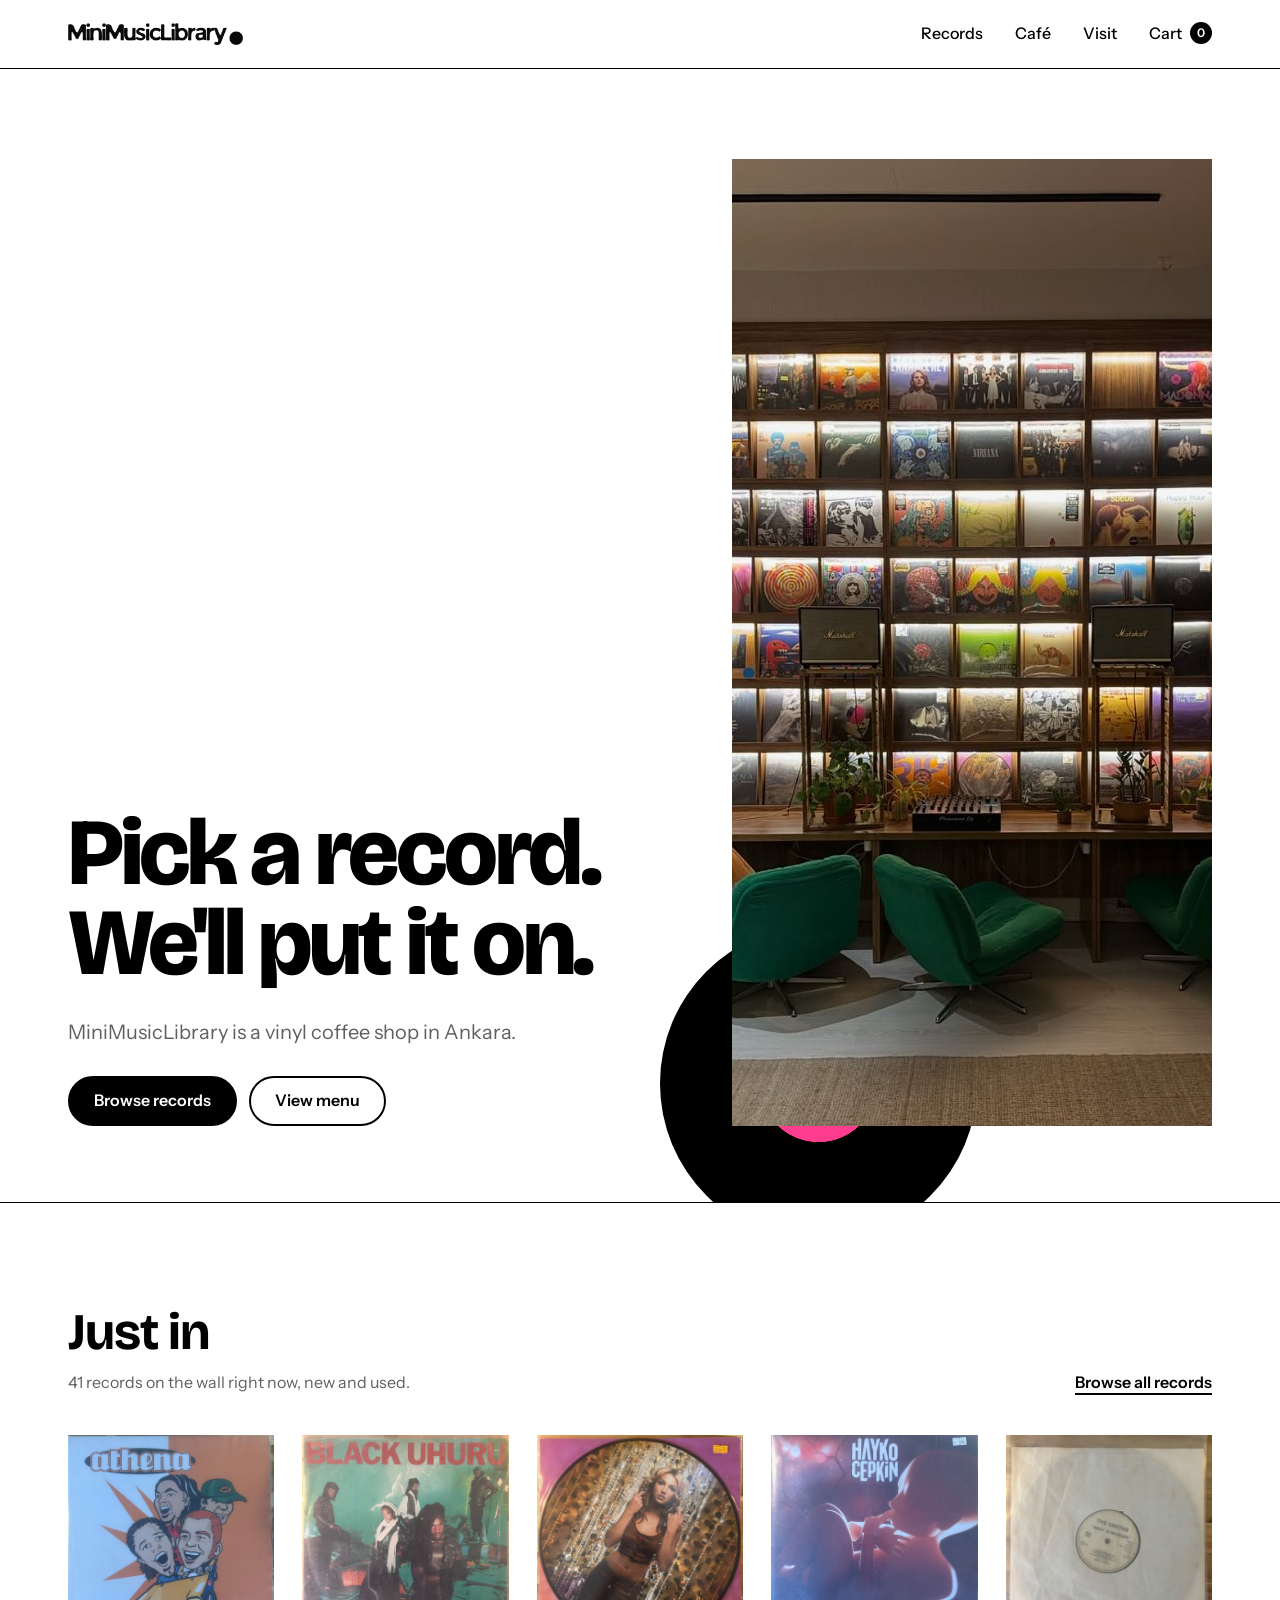
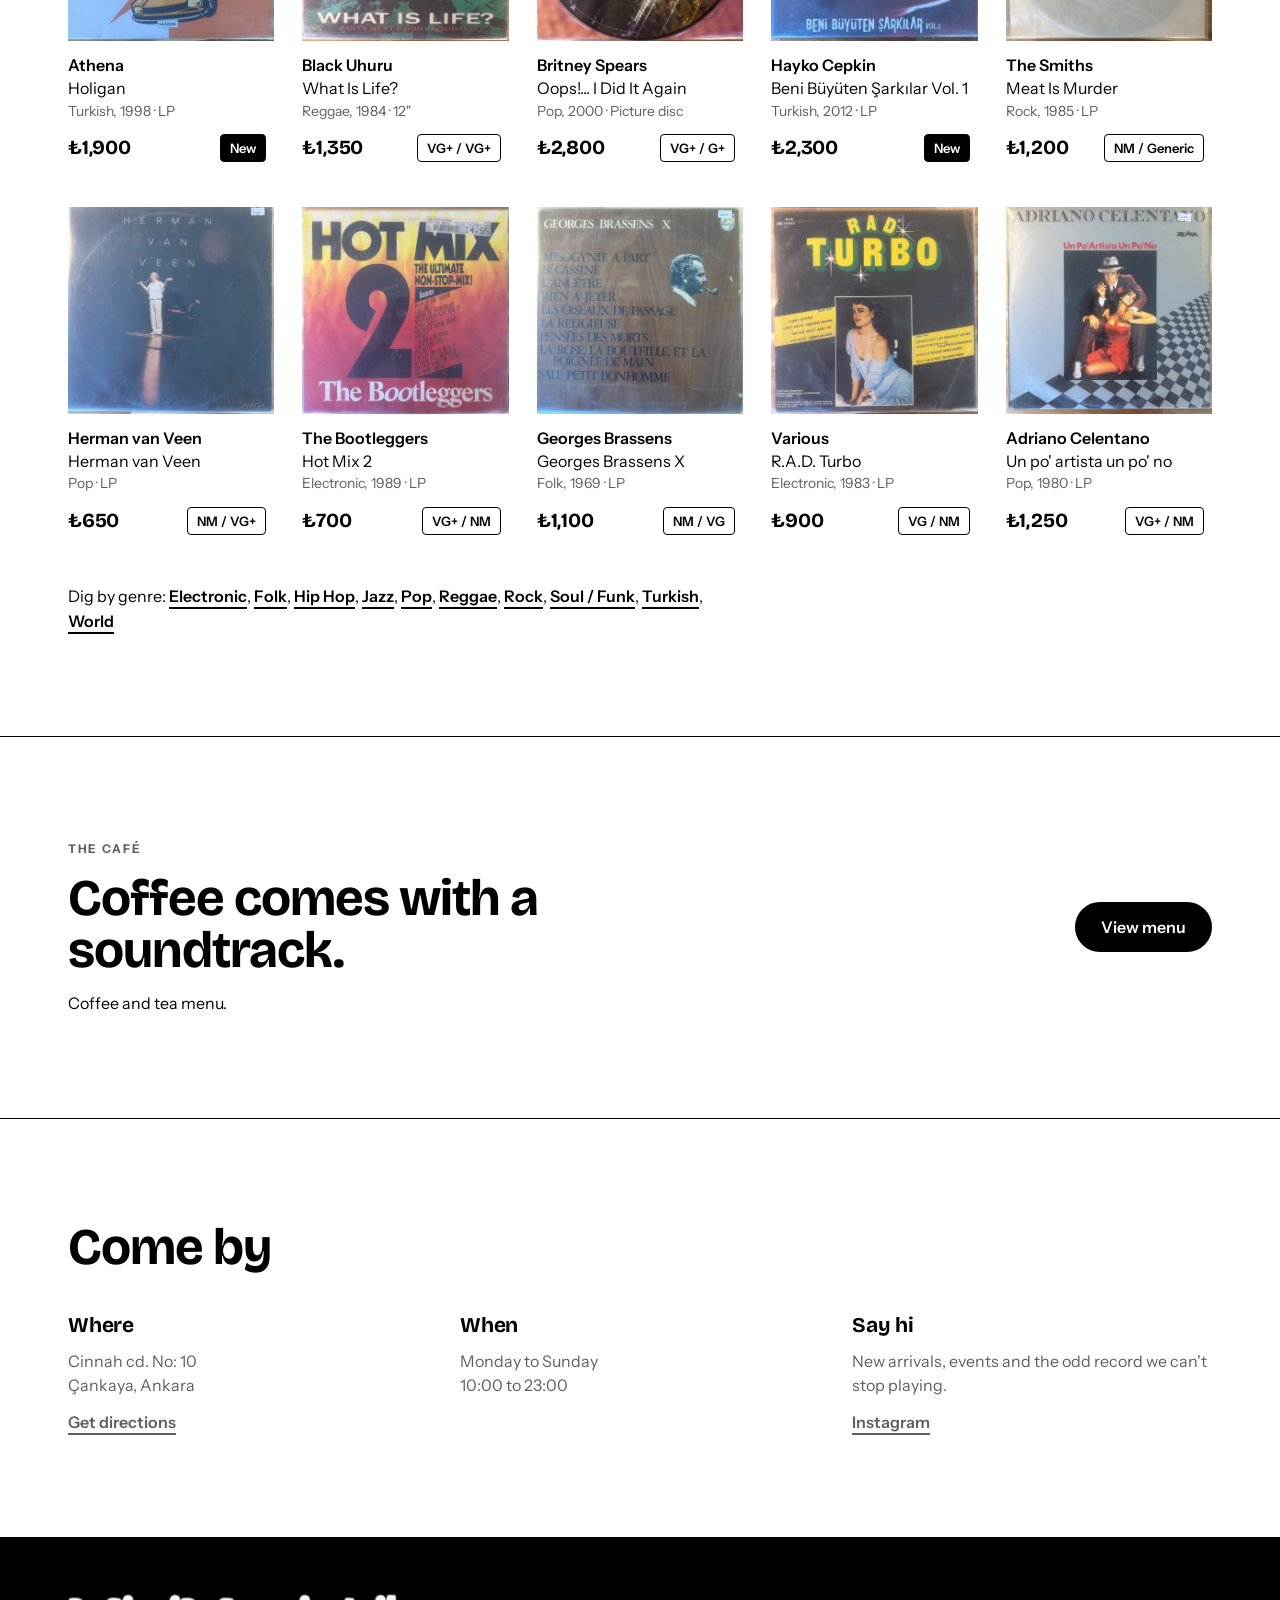
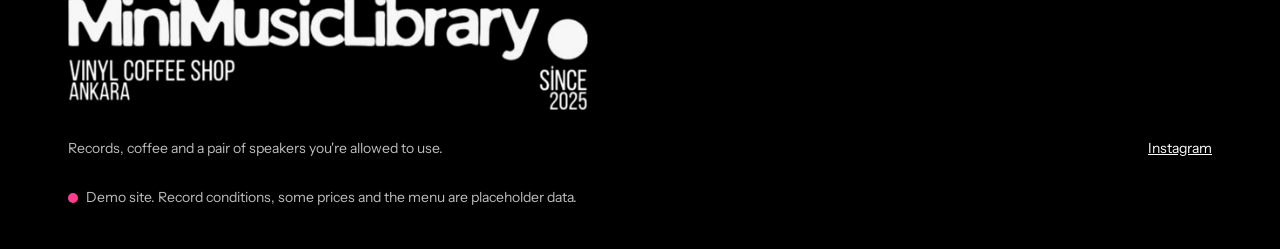
<file: index.html>
<!doctype html>
<html lang="en">
<head>
<meta charset="utf-8">
<meta name="viewport" content="width=device-width, initial-scale=1">
<link rel="icon" href="images/favicon.png">
<link rel="preconnect" href="https://fonts.googleapis.com">
<link rel="preconnect" href="https://fonts.gstatic.com" crossorigin>
<link href="https://fonts.googleapis.com/css2?family=Bricolage+Grotesque:opsz,wght@12..96,500..800&family=Instrument+Sans:wght@400..700&display=swap" rel="stylesheet">
<link rel="stylesheet" href="css/style.css">
<title>MiniMusicLibrary · Vinyl coffee shop in Ankara</title>
<meta name="description" content="A vinyl record shop and coffee shop in Ankara. New and used records, a listening desk, and good coffee.">
</head>
<body data-page="home">
<div id="site-header"></div>
<main>
  <section class="hero">
    <div class="wrap">
      <div class="hero-copy">
        <h1>Pick a record. We'll put it on.</h1>
        <p class="lede">MiniMusicLibrary is a vinyl coffee shop in Ankara.</p>
        <div class="hero-actions">
          <a class="btn" href="records.html">Browse records</a>
          <a class="btn ghost" href="cafe.html">View menu</a>
        </div>
      </div>
      <figure class="hero-photo" style="margin:0">
        <img src="images/store-wall.jpg" alt="The record wall at MiniMusicLibrary: lit shelves of album covers, two Marshall speakers, a DJ mixer and green armchairs" width="822" height="967">
      </figure>
    </div>
  </section>

  <section class="section">
    <div class="wrap">
      <div class="section-head">
        <div>
          <h2>Just in</h2>
          <p style="margin-top:12px"><span id="record-count"></span> records on the wall right now, new and used.</p>
        </div>
        <a class="text-link" href="records.html">Browse all records</a>
      </div>
      <div class="grid" id="latest"></div>
      <p style="margin-top:48px">Dig by genre: <span id="genre-links"></span></p>
    </div>
  </section>

  <section class="section cafe-teaser">
    <div class="wrap cafe-teaser-inner">
      <div><p class="eyebrow">THE CAFÉ</p><h2>Coffee comes with a soundtrack.</h2><p>Coffee and tea menu.</p></div>
      <a class="btn" href="cafe.html">View menu</a>
    </div>
  </section>

  <section class="section" id="visit">
    <div class="wrap">
      <div class="section-head"><h2>Come by</h2></div>
      <div class="visit">
        <div><h3>Where</h3><p>Cinnah cd. No: 10<br>Çankaya, Ankara</p><p style="margin-top:12px"><a class="text-link" href="https://www.google.com/maps/search/?api=1&query=MiniMusicLibrary%20Ankara">Get directions</a></p></div>
        <div><h3>When</h3><p>Monday to Sunday<br>10:00 to 23:00</p><p style="margin-top:12px"></p></div>
        <div><h3>Say hi</h3><p>New arrivals, events and the odd record we can't stop playing.</p><p style="margin-top:12px"><a class="text-link" href="https://instagram.com/minimusiclibrary">Instagram</a></p></div>
      </div>
    </div>
  </section>
</main>
<div id="site-footer"></div>
<script src="js/data.js"></script>
<script src="js/app.js"></script>
</body>
</html>
</file>
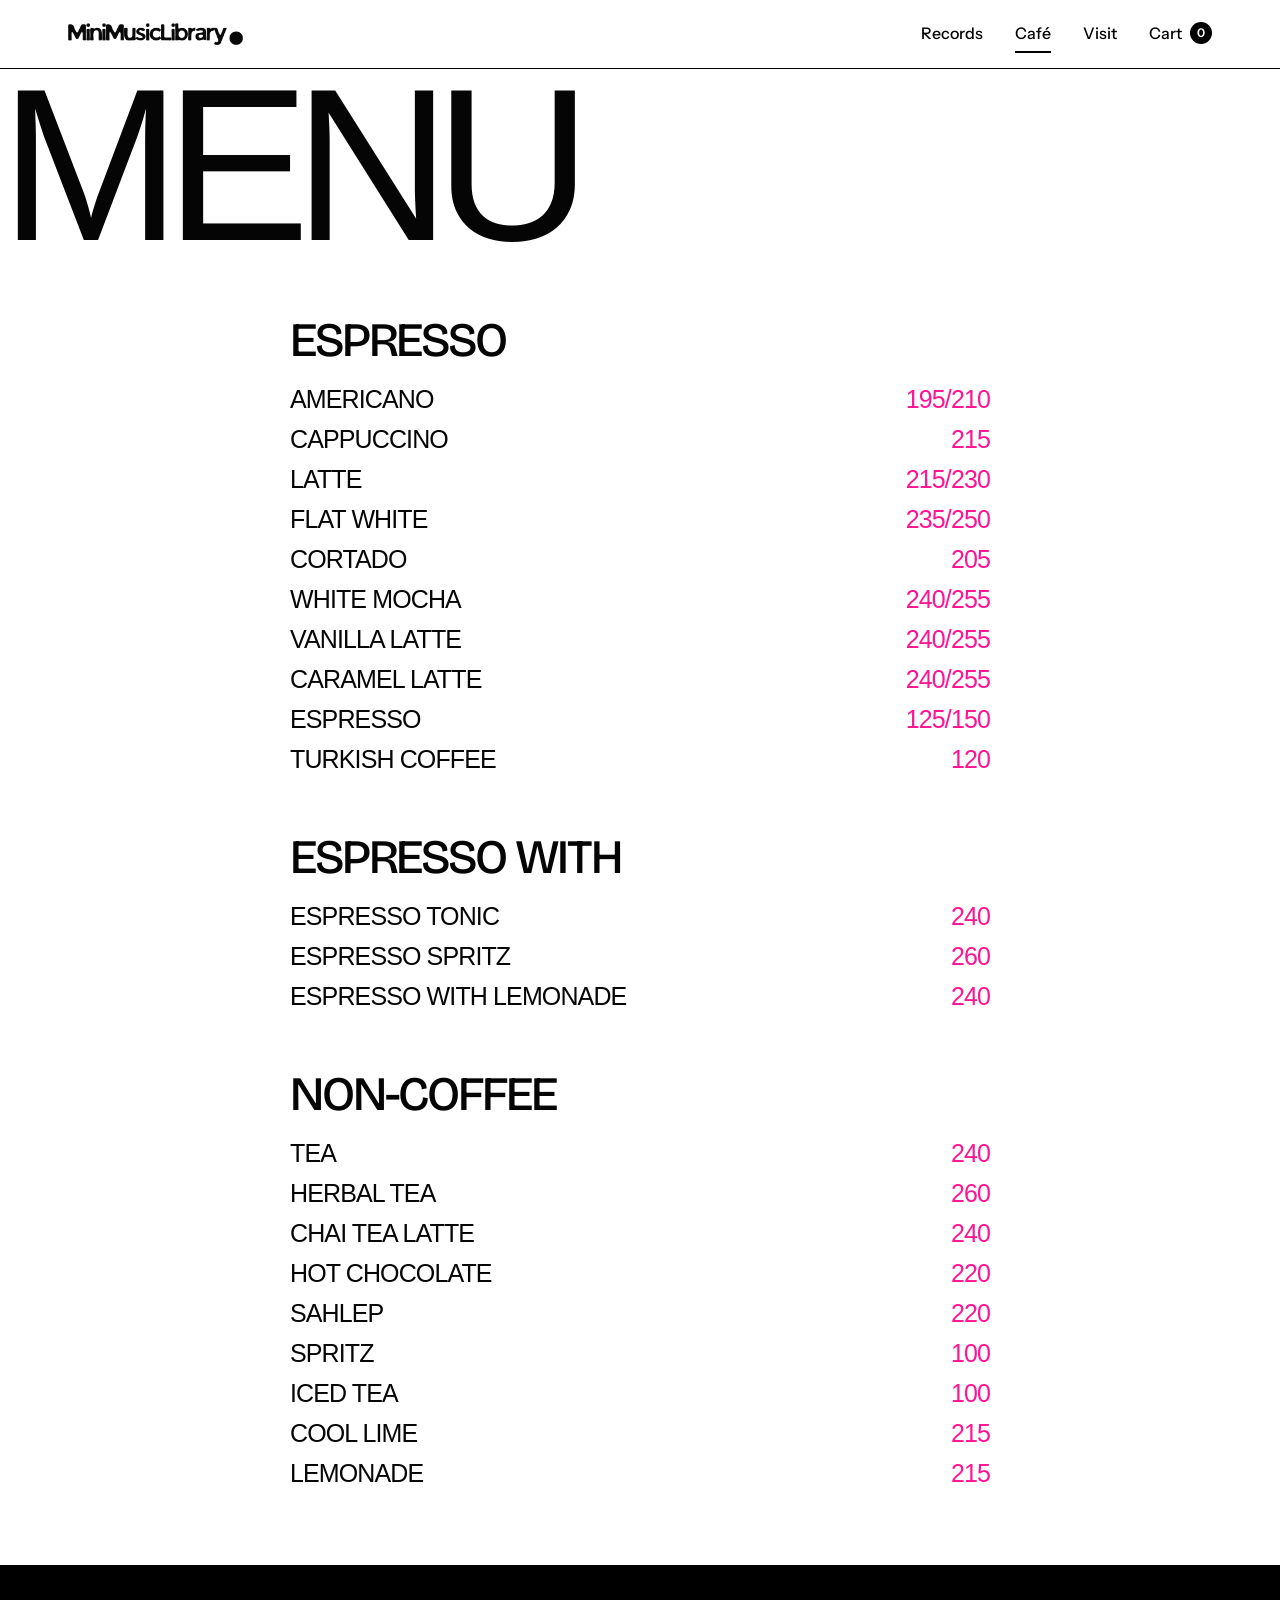
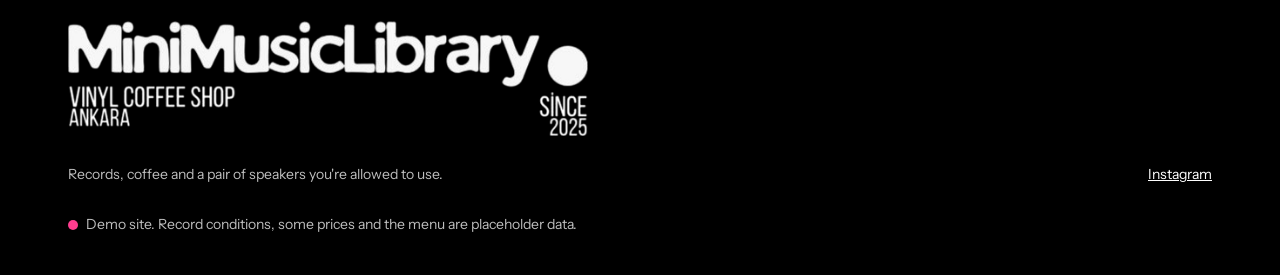
<file: cafe.html>
<!doctype html>
<html lang="en">
<head>
<meta charset="utf-8">
<meta name="viewport" content="width=device-width, initial-scale=1">
<meta name="description" content="Coffee, tea and something sweet at MiniMusicLibrary in Ankara.">
<link rel="icon" href="images/favicon.png">
<link rel="preconnect" href="https://fonts.googleapis.com">
<link rel="preconnect" href="https://fonts.gstatic.com" crossorigin>
<link href="https://fonts.googleapis.com/css2?family=Bricolage+Grotesque:opsz,wght@12..96,500..800&family=Instrument+Sans:wght@400..700&display=swap" rel="stylesheet">
<link rel="stylesheet" href="css/style.css">
<title>Café Menu · MiniMusicLibrary</title>
</head>
<body data-page="cafe">
<div id="site-header"></div>
<main class="printed-menu">
  <h1 class="menu-title">MENU</h1>
  <section class="printed-menu-content" aria-label="Café menu">
    <h2>ESPRESSO</h2>
    <div class="printed-menu-row"><span>AMERICANO</span><span>195/210</span></div>
    <div class="printed-menu-row"><span>CAPPUCCINO</span><span>215</span></div>
    <div class="printed-menu-row"><span>LATTE</span><span>215/230</span></div>
    <div class="printed-menu-row"><span>FLAT WHITE</span><span>235/250</span></div>
    <div class="printed-menu-row"><span>CORTADO</span><span>205</span></div>
    <div class="printed-menu-row"><span>WHITE MOCHA</span><span>240/255</span></div>
    <div class="printed-menu-row"><span>VANILLA LATTE</span><span>240/255</span></div>
    <div class="printed-menu-row"><span>CARAMEL LATTE</span><span>240/255</span></div>
    <div class="printed-menu-row"><span>ESPRESSO</span><span>125/150</span></div>
    <div class="printed-menu-row"><span>TURKISH COFFEE</span><span>120</span></div>

    <h2>ESPRESSO WITH</h2>
    <div class="printed-menu-row"><span>ESPRESSO TONIC</span><span>240</span></div>
    <div class="printed-menu-row"><span>ESPRESSO SPRITZ</span><span>260</span></div>
    <div class="printed-menu-row"><span>ESPRESSO WITH LEMONADE</span><span>240</span></div>

    <h2>NON-COFFEE</h2>
    <div class="printed-menu-row"><span>TEA</span><span>240</span></div>
    <div class="printed-menu-row"><span>HERBAL TEA</span><span>260</span></div>
    <div class="printed-menu-row"><span>CHAI TEA LATTE</span><span>240</span></div>
    <div class="printed-menu-row"><span>HOT CHOCOLATE</span><span>220</span></div>
    <div class="printed-menu-row"><span>SAHLEP</span><span>220</span></div>
    <div class="printed-menu-row"><span>SPRITZ</span><span>100</span></div>
    <div class="printed-menu-row"><span>ICED TEA</span><span>100</span></div>
    <div class="printed-menu-row"><span>COOL LIME</span><span>215</span></div>
    <div class="printed-menu-row"><span>LEMONADE</span><span>215</span></div>
  </section>
</main>
<div id="site-footer"></div>
<script src="js/data.js"></script>
<script src="js/app.js"></script>
</body>
</html>
</file>
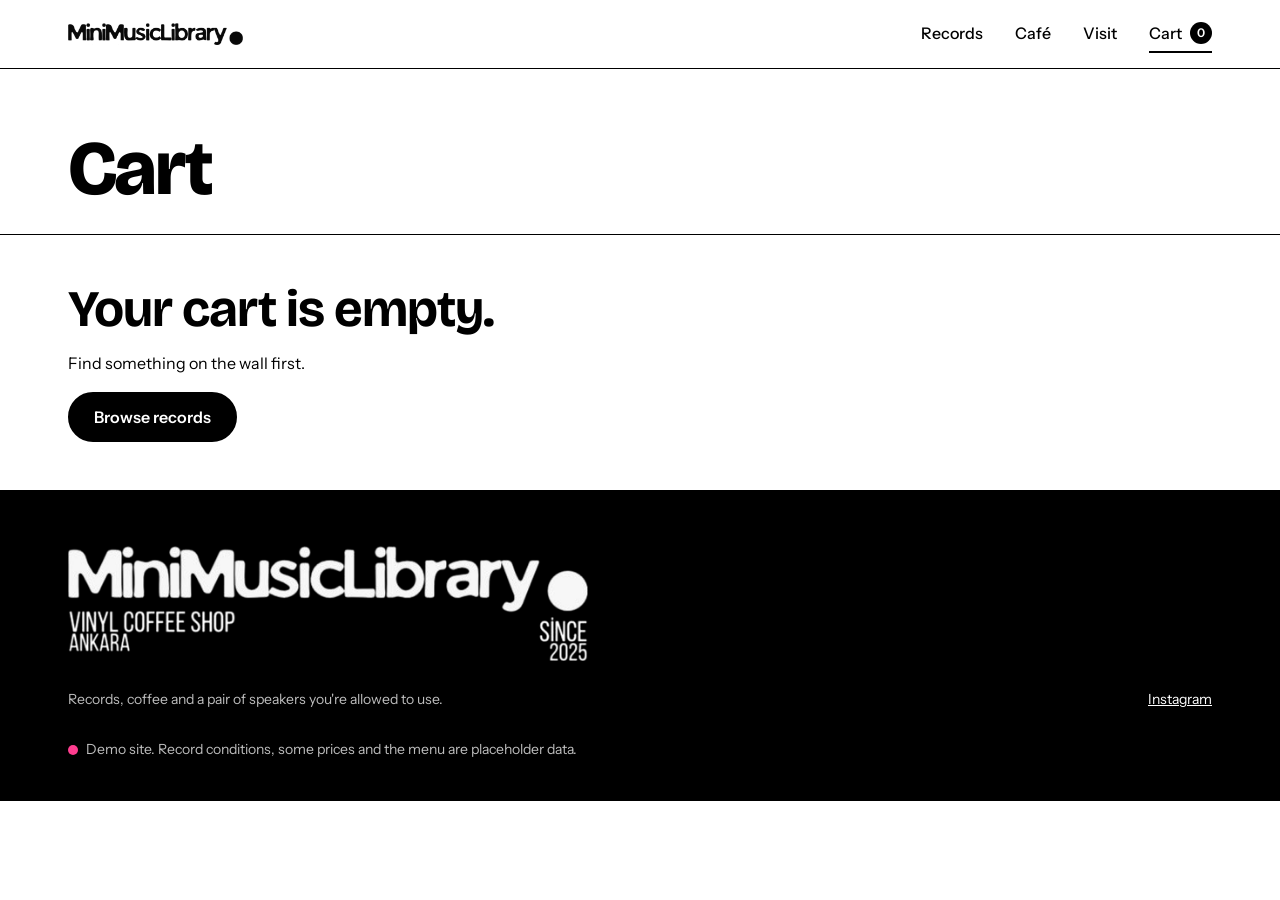
<file: cart.html>
<!doctype html>
<html lang="en">
<head>
<meta charset="utf-8">
<meta name="viewport" content="width=device-width, initial-scale=1">
<link rel="icon" href="images/favicon.png">
<link rel="preconnect" href="https://fonts.googleapis.com">
<link rel="preconnect" href="https://fonts.gstatic.com" crossorigin>
<link href="https://fonts.googleapis.com/css2?family=Bricolage+Grotesque:opsz,wght@12..96,500..800&family=Instrument+Sans:wght@400..700&display=swap" rel="stylesheet">
<link rel="stylesheet" href="css/style.css">
<title>Cart · MiniMusicLibrary</title>
</head>
<body data-page="cart">
<div id="site-header"></div>
<main>
  <div class="page-head"><div class="wrap"><h1 style="font-size:clamp(44px,6vw,84px)">Cart</h1></div></div>
  <div class="wrap" id="cart"></div>
</main>
<div id="site-footer"></div>
<script src="js/data.js"></script>
<script src="js/app.js"></script>
</body>
</html>
</file>
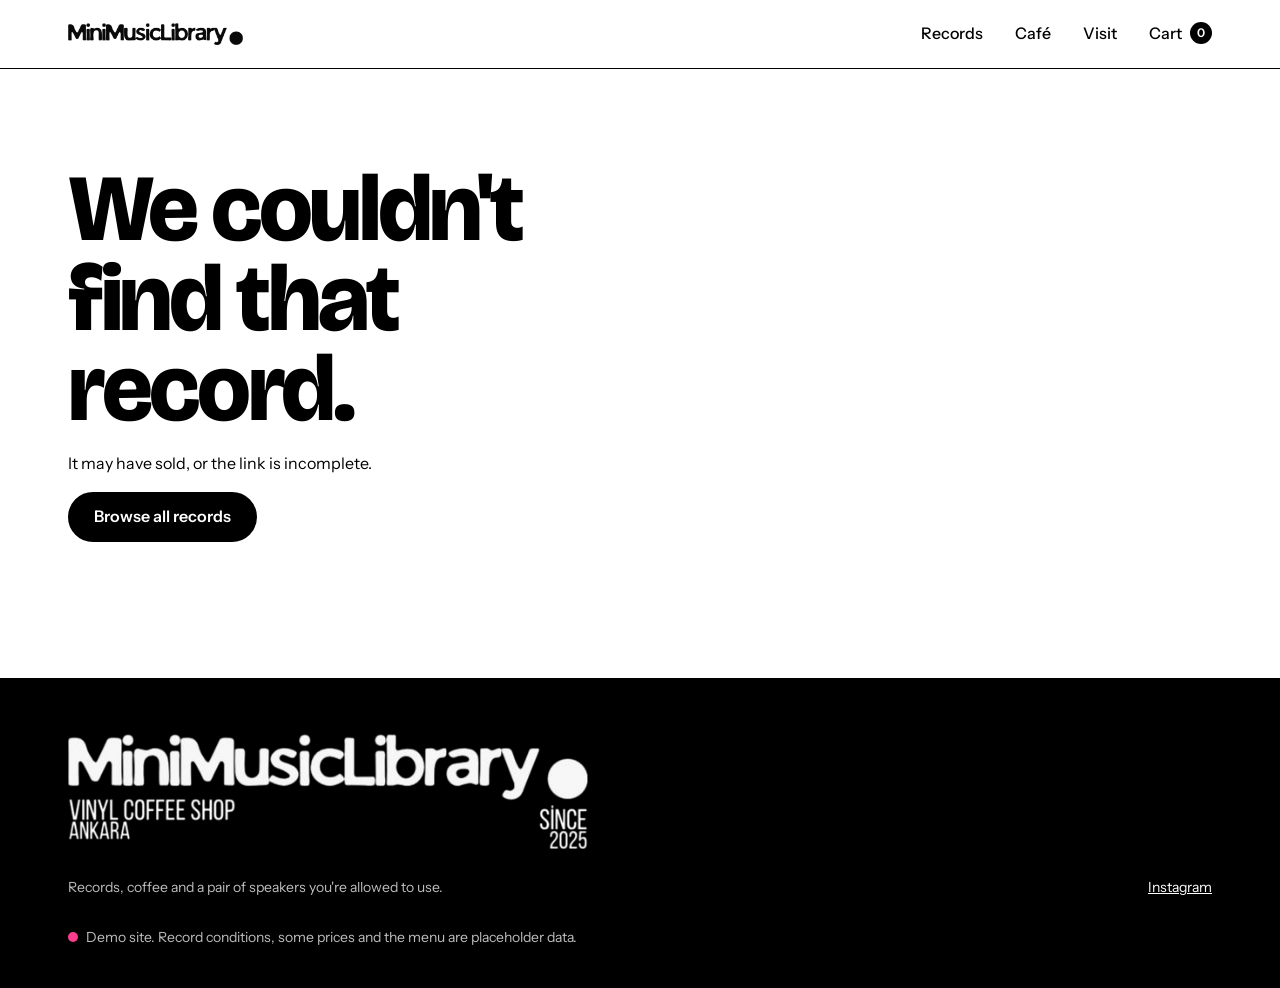
<file: record.html>
<!doctype html>
<html lang="en">
<head>
<meta charset="utf-8">
<meta name="viewport" content="width=device-width, initial-scale=1">
<link rel="icon" href="images/favicon.png">
<link rel="preconnect" href="https://fonts.googleapis.com">
<link rel="preconnect" href="https://fonts.gstatic.com" crossorigin>
<link href="https://fonts.googleapis.com/css2?family=Bricolage+Grotesque:opsz,wght@12..96,500..800&family=Instrument+Sans:wght@400..700&display=swap" rel="stylesheet">
<link rel="stylesheet" href="css/style.css">
<title>Record · MiniMusicLibrary</title>
</head>
<body data-page="record">
<div id="site-header"></div>
<main>
  <div class="wrap record" id="record"></div>
  <section class="section" id="related" hidden style="border-top:1px solid var(--ink)">
    <div class="wrap">
      <div class="section-head"><h2 id="related-title"></h2><a class="text-link" href="records.html">All records</a></div>
      <div class="grid" id="related-grid"></div>
    </div>
  </section>
</main>
<div id="site-footer"></div>
<script src="js/data.js"></script>
<script src="js/app.js"></script>
</body>
</html>
</file>
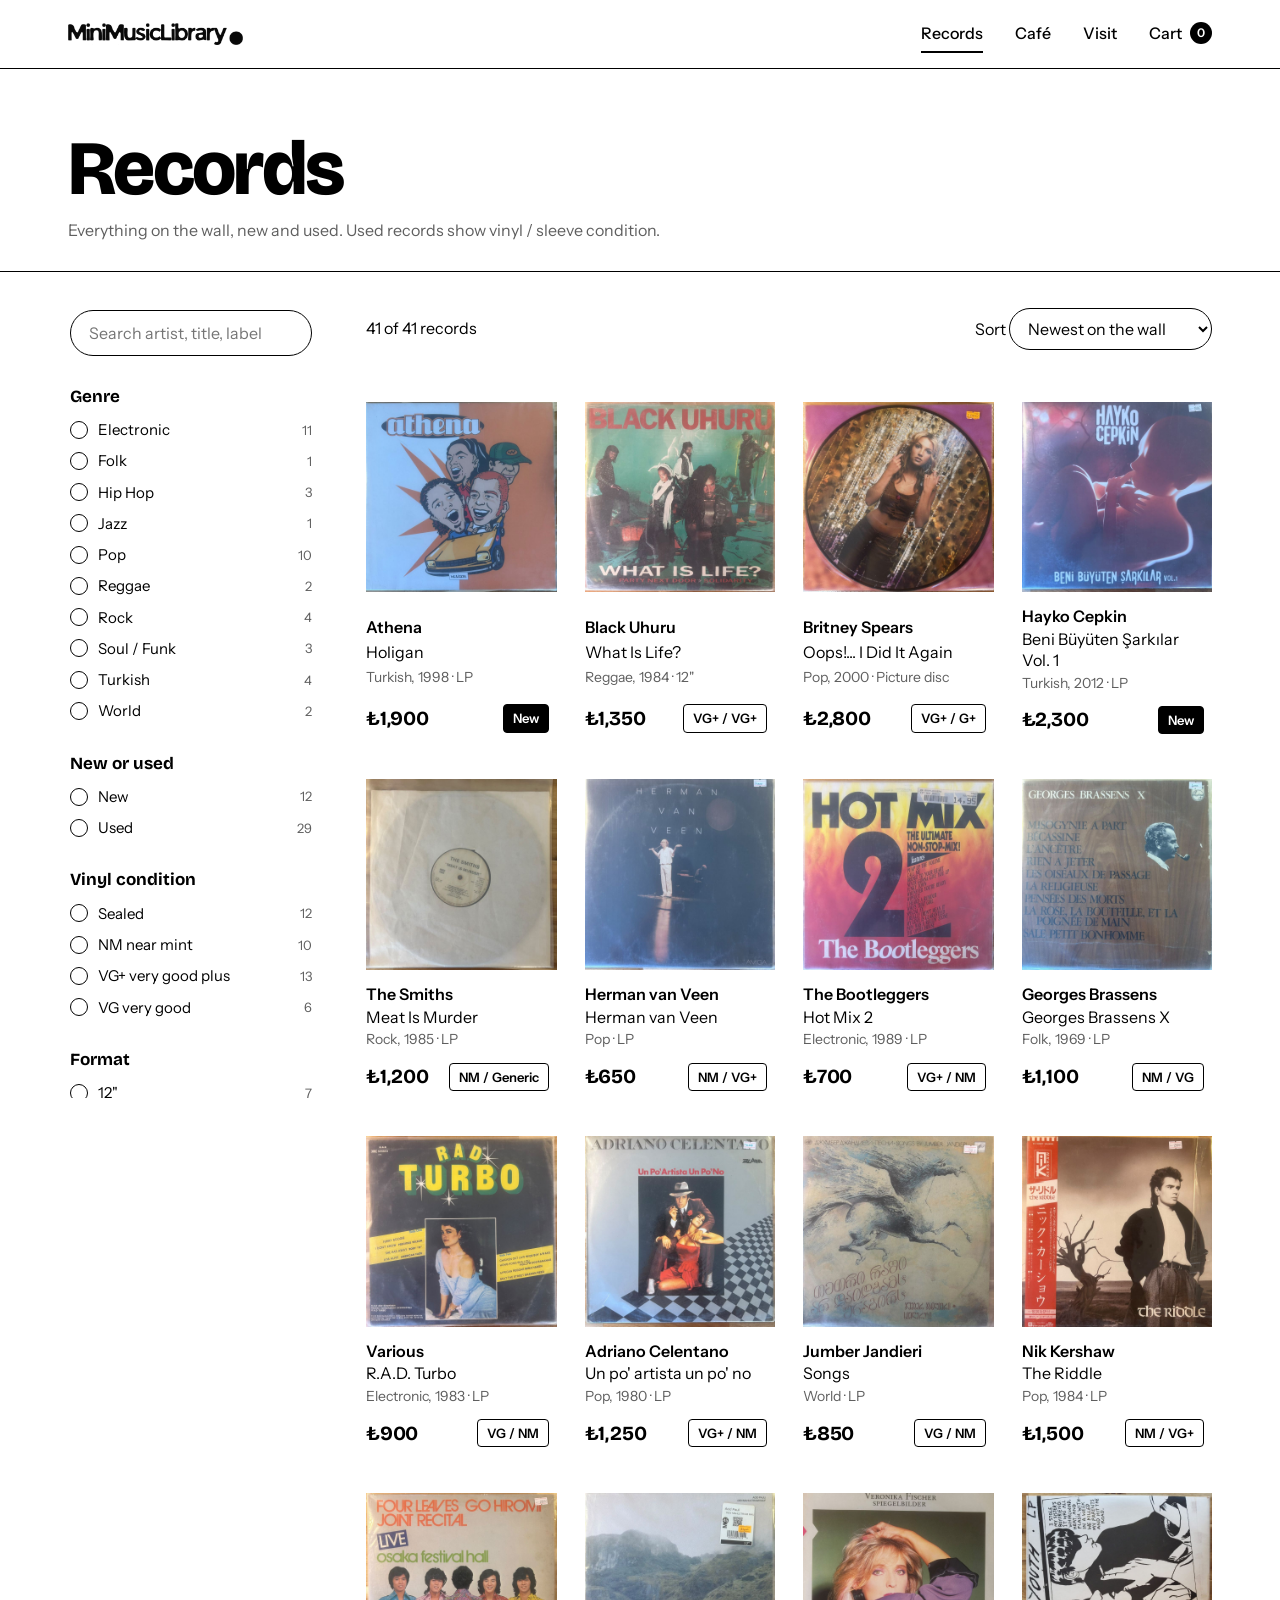
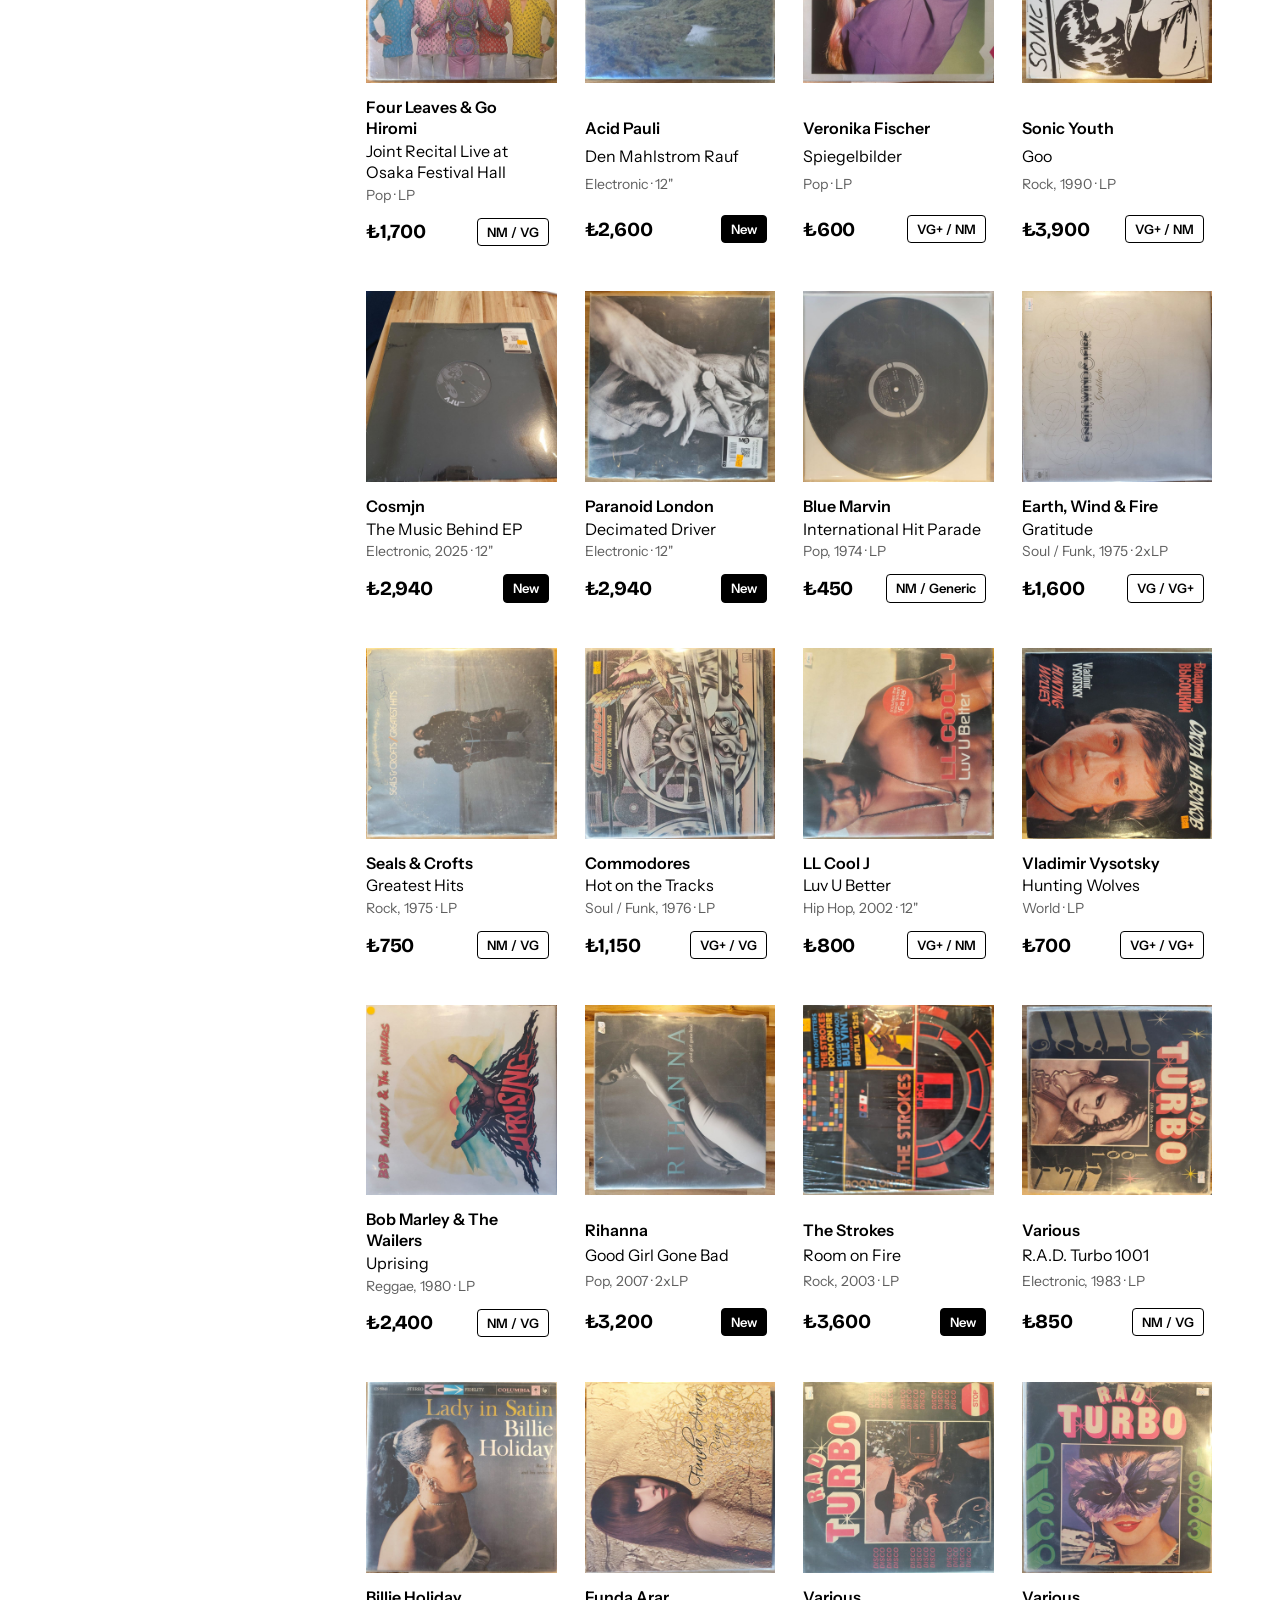
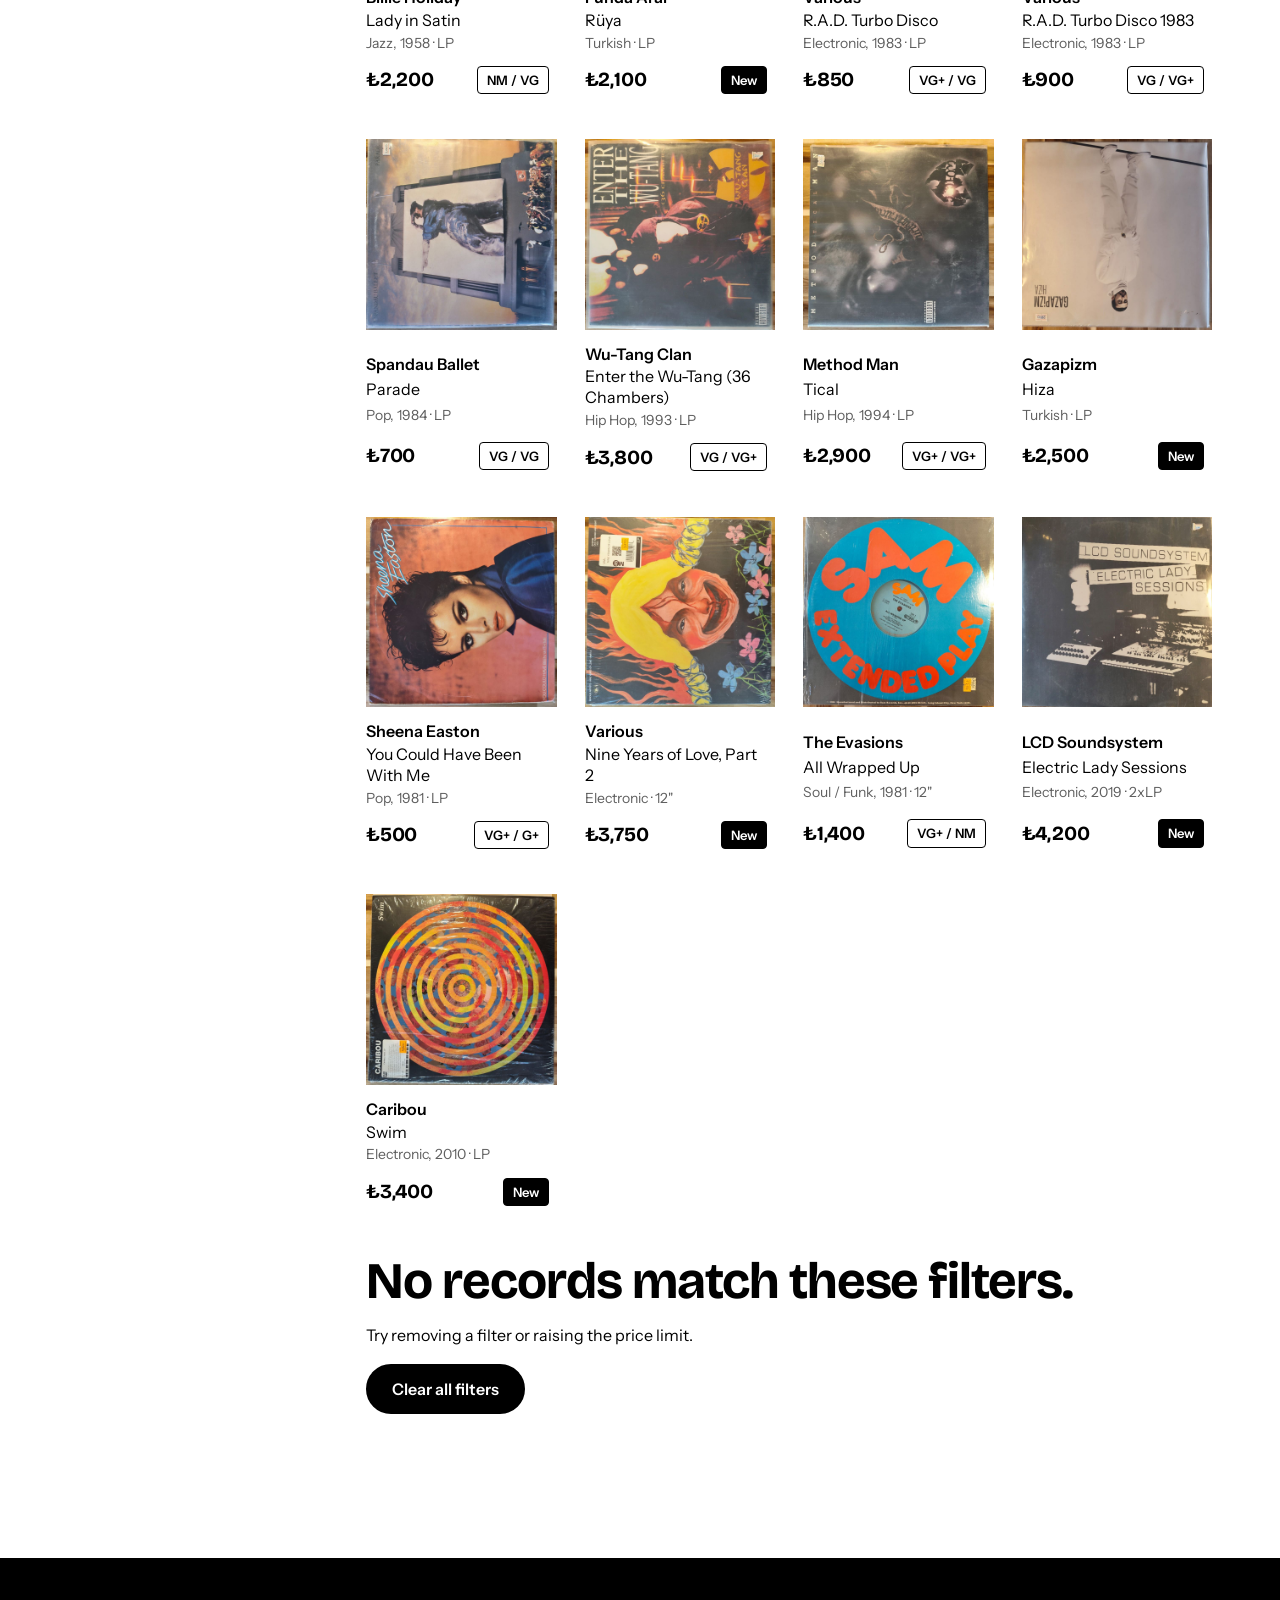
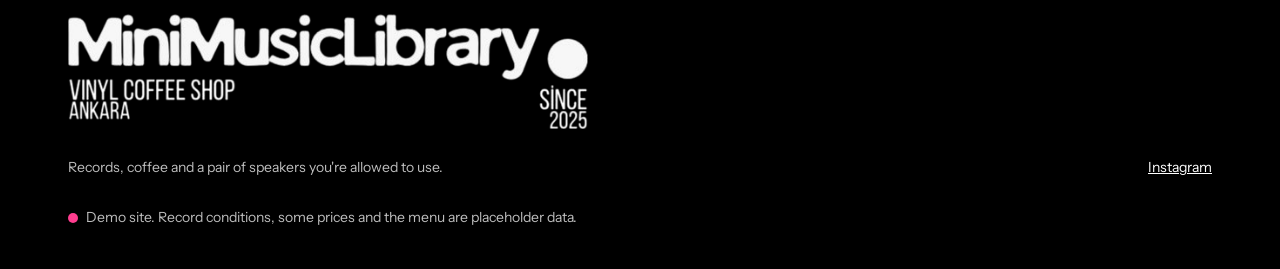
<file: records.html>
<!doctype html>
<html lang="en">
<head>
<meta charset="utf-8">
<meta name="viewport" content="width=device-width, initial-scale=1">
<link rel="icon" href="images/favicon.png">
<link rel="preconnect" href="https://fonts.googleapis.com">
<link rel="preconnect" href="https://fonts.gstatic.com" crossorigin>
<link href="https://fonts.googleapis.com/css2?family=Bricolage+Grotesque:opsz,wght@12..96,500..800&family=Instrument+Sans:wght@400..700&display=swap" rel="stylesheet">
<link rel="stylesheet" href="css/style.css">
<title>Records · MiniMusicLibrary</title>
</head>
<body data-page="records">
<div id="site-header"></div>
<main>
  <div class="page-head"><div class="wrap">
    <div><h1 style="font-size:clamp(44px,6vw,84px)">Records</h1><p>Everything on the wall, new and used. Used records show vinyl / sleeve condition.</p></div>
  </div></div>
  <div class="wrap shop">
    <form class="filters" id="filters" aria-label="Filter records" onsubmit="return false"></form>
    <div>
      <div class="toolbar">
        <div style="display:flex;gap:12px;align-items:center;flex-wrap:wrap">
          <button class="btn ghost filters-toggle" type="button" aria-expanded="false" aria-controls="filters" style="height:42px">Filters</button>
          <span id="result-count" aria-live="polite"></span>
        </div>
        <label>Sort <select id="sort">
          <option value="added">Newest on the wall</option>
          <option value="price-asc">Price, low to high</option>
          <option value="price-desc">Price, high to low</option>
          <option value="artist">Artist, A to Z</option>
          <option value="year">Release year, newest</option>
        </select></label>
      </div>
      <div class="active-chips" id="chips" style="margin-bottom:24px"></div>
      <div class="grid" id="results"></div>
      <div class="empty" id="empty" hidden>
        <h2>No records match these filters.</h2>
        <p>Try removing a filter or raising the price limit.</p>
        <button class="btn" id="empty-reset" type="button">Clear all filters</button>
      </div>
    </div>
  </div>
</main>
<div id="site-footer"></div>
<script src="js/data.js"></script>
<script src="js/app.js"></script>
</body>
</html>
</file>
<file: css/style.css>
/* MiniMusicLibrary — vinyl coffee shop, Ankara
   Palette: black ink, white paper, one hot pink. Pink is the "dot" from the logo:
   it marks what is live (cart, active filters, the record label) and little else. */

:root {
  --ink: #000;
  --paper: #fff;
  --pink: #ff3d8f;
  --pink-soft: #ffe1ee;
  --grey: #5f5f5f;
  --line: #e4e4e4;
  --display: "Bricolage Grotesque", "Arial Black", system-ui, sans-serif;
  --body: "Instrument Sans", system-ui, -apple-system, "Segoe UI", sans-serif;
  --wrap: 1240px;
  --gutter: clamp(18px, 4vw, 48px);
}

*, *::before, *::after { box-sizing: border-box; }
html { -webkit-text-size-adjust: 100%; }
body {
  margin: 0;
  background: var(--paper);
  color: var(--ink);
  font: 400 16px/1.55 var(--body);
}
img { display: block; max-width: 100%; }
a { color: inherit; }
button, input, select { font: inherit; color: inherit; }
:focus-visible { outline: 3px solid var(--pink); outline-offset: 3px; }
.sr-only { position: absolute; width: 1px; height: 1px; overflow: hidden; clip: rect(0 0 0 0); white-space: nowrap; }

.wrap { max-width: var(--wrap); margin: 0 auto; padding: 0 var(--gutter); }

h1, h2, h3 { font-family: var(--display); font-weight: 700; letter-spacing: -0.02em; margin: 0; }
h1 { font-size: clamp(44px, 7.4vw, 104px); line-height: 0.95; font-weight: 800; letter-spacing: -0.035em; }
h2 { font-size: clamp(30px, 4vw, 52px); line-height: 1.02; }
h3 { font-size: 21px; line-height: 1.2; letter-spacing: -0.01em; }
p { margin: 0; max-width: 62ch; }

/* ---------- Header ---------- */
.site-header {
  position: sticky; top: 0; z-index: 20;
  background: var(--paper);
  border-bottom: 1px solid var(--ink);
}
.site-header .wrap { display: flex; align-items: center; justify-content: space-between; gap: 20px; height: 68px; }
.brand img { height: 22px; width: auto; }
.nav { display: flex; align-items: center; gap: clamp(14px, 2.6vw, 32px); }
.nav a { text-decoration: none; font-weight: 500; padding: 6px 0; border-bottom: 2px solid transparent; }
.nav a:hover, .nav a[aria-current="page"] { border-bottom-color: var(--ink); }
.cart-link { display: inline-flex; align-items: center; gap: 8px; }
.cart-count {
  min-width: 22px; height: 22px; border-radius: 11px; padding: 0 6px;
  display: inline-grid; place-items: center;
  background: var(--ink); color: var(--paper); font-size: 12px; font-weight: 600;
}
.cart-count.has-items { background: var(--pink); color: var(--ink); }
@media (max-width: 560px) {
  .brand img { height: 16px; }
  .nav { gap: 14px; font-size: 15px; }
  .nav .hide-sm { display: none; }
}

/* ---------- Buttons ---------- */
.btn {
  display: inline-flex; align-items: center; justify-content: center; gap: 10px;
  height: 50px; padding: 0 24px; border-radius: 25px;
  border: 2px solid var(--ink); background: var(--ink); color: var(--paper);
  font-weight: 600; text-decoration: none; cursor: pointer;
  transition: background .15s, color .15s;
}
.btn:hover { background: var(--pink); color: var(--ink); border-color: var(--ink); }
.btn.ghost { background: transparent; color: var(--ink); }
.btn.ghost:hover { background: var(--ink); color: var(--paper); }
.btn[disabled] { opacity: .35; cursor: not-allowed; background: var(--ink); color: var(--paper); }

/* ---------- Hero ---------- */
.hero { border-bottom: 1px solid var(--ink); overflow: hidden; }
.hero .wrap {
  display: grid; grid-template-columns: 1.1fr 0.9fr; gap: clamp(28px, 5vw, 72px);
  align-items: end; padding-top: clamp(40px, 7vw, 96px); padding-bottom: clamp(40px, 6vw, 80px);
}
.hero-copy { display: grid; gap: 28px; align-content: end; }
.hero-copy .lede { font-size: clamp(17px, 1.6vw, 20px); color: var(--grey); max-width: 46ch; }
.hero-actions { display: flex; flex-wrap: wrap; gap: 12px; }
.hero-photo { position: relative; justify-self: end; width: 100%; max-width: 480px; }
.hero-photo img { width: 100%; aspect-ratio: 822 / 967; object-fit: cover; position: relative; z-index: 1; }
/* the logo's dot, blown up: a pink record sitting behind the photo */
.hero-photo::before {
  content: ""; position: absolute; z-index: 0;
  width: 66%; aspect-ratio: 1; border-radius: 50%;
  left: -15%; bottom: -12%;
  background: radial-gradient(circle, var(--paper) 0 3.2%, var(--pink) 3.3% 26%, var(--ink) 26.3% 100%);
  animation: spin 9s linear infinite;
}
.hero-photo::after {
  content: ""; position: absolute; z-index: 0; inset: 0;
  display: none;
}
@keyframes spin { to { transform: rotate(360deg); } }
@media (max-width: 860px) {
  .hero .wrap { grid-template-columns: 1fr; }
  .hero-photo { justify-self: start; max-width: 520px; margin-left: 18%; }
}

/* ---------- Sections ---------- */
.section { padding: clamp(56px, 8vw, 112px) 0; border-bottom: 1px solid var(--ink); }
.section-head { display: flex; justify-content: space-between; align-items: end; gap: 24px; margin-bottom: 40px; flex-wrap: wrap; }
.section-head p { color: var(--grey); }
.text-link { font-weight: 600; text-underline-offset: 5px; text-decoration-thickness: 2px; }
.text-link:hover { text-decoration-color: var(--pink); }

/* ---------- Record cards (the sleeve + sliding disc) ---------- */
.grid { display: grid; grid-template-columns: repeat(auto-fill, minmax(190px, 1fr)); gap: 44px 28px; }
.card { display: grid; gap: 14px; text-decoration: none; }
.sleeve { position: relative; aspect-ratio: 1; }
.sleeve img { position: relative; z-index: 1; width: 100%; height: 100%; object-fit: cover; background: #eee; }
.disc {
  position: absolute; z-index: 0; top: 3%; left: 3%; width: 94%; aspect-ratio: 1; border-radius: 50%;
  background:
    radial-gradient(circle, var(--paper) 0 2.6%, var(--pink) 2.8% 17%, transparent 17.3%),
    repeating-radial-gradient(circle, #111 0 2px, #000 2px 4px);
  transition: transform .45s cubic-bezier(.2,.7,.2,1);
}
.card:hover .disc, .card:focus-visible .disc { transform: translateX(26%) rotate(40deg); }
.card:focus-visible { outline: none; }
.card:focus-visible .sleeve img { outline: 3px solid var(--pink); outline-offset: 3px; }
.card-info { display: grid; gap: 2px; padding-right: 8px; }
.card-artist { font-weight: 600; line-height: 1.3; }
.card-title { line-height: 1.3; }
.card-meta { font-size: 14px; color: var(--grey); }
.card-row { display: flex; justify-content: space-between; align-items: center; margin-top: 8px; gap: 8px; }
.price { font-family: var(--display); font-weight: 700; font-size: 20px; letter-spacing: -0.01em; }
.grade {
  font-size: 13px; font-weight: 600; padding: 3px 9px; border: 1.5px solid var(--ink); border-radius: 4px; white-space: nowrap;
}
.grade.new { background: var(--ink); color: var(--paper); }
.sold-out .sleeve img { filter: grayscale(1) contrast(.9); opacity: .6; }

/* ---------- Café ---------- */
.cafe { display: grid; grid-template-columns: 1fr 1fr; gap: clamp(32px, 6vw, 96px); align-items: start; }
.cafe-intro { display: grid; gap: 24px; }
.cafe-intro > p { font-size: 18px; }
.highlights { list-style: none; margin: 16px 0 0; padding: 0; display: grid; gap: 22px; }
.highlights li { display: grid; grid-template-columns: 18px 1fr; gap: 14px; }
.highlights li::before { content: ""; width: 14px; height: 14px; border-radius: 50%; background: var(--pink); margin-top: 6px; }
.highlights strong { display: block; font-weight: 600; }
.highlights span { color: var(--grey); }
.menu { border: 2px solid var(--ink); padding: clamp(22px, 3vw, 36px); background: var(--paper); }
.menu h3 { margin: 26px 0 10px; font-size: 18px; }
.menu h3:first-child { margin-top: 0; }
.menu-row { display: flex; align-items: baseline; gap: 10px; padding: 7px 0; }
.menu-row .dots { flex: 1; border-bottom: 1.5px dotted var(--ink); transform: translateY(-4px); }
.menu-row .what small { display: block; color: var(--grey); font-size: 14px; }
.menu-note { margin-top: 22px; font-size: 14px; color: var(--grey); }
@media (max-width: 860px) { .cafe { grid-template-columns: 1fr; } }

/* ---------- Visit ---------- */
.visit { display: grid; grid-template-columns: repeat(3, 1fr); gap: 32px; }
.visit h3 { margin-bottom: 10px; }
.visit p { color: var(--grey); }
@media (max-width: 760px) { .visit { grid-template-columns: 1fr; } }

/* ---------- Footer ---------- */
.site-footer { background: var(--ink); color: var(--paper); padding: 56px 0 40px; }
.site-footer .wrap { display: grid; gap: 28px; }
.site-footer img { width: min(520px, 100%); filter: invert(1); }
.footer-row { display: flex; justify-content: space-between; gap: 20px; flex-wrap: wrap; font-size: 14px; color: #bdbdbd; }
.footer-row a { color: var(--paper); }
.demo-flag { display: inline-flex; align-items: center; gap: 8px; }
.demo-flag::before { content: ""; width: 10px; height: 10px; border-radius: 50%; background: var(--pink); }

/* ---------- Records page ---------- */
.page-head { padding: clamp(36px, 5vw, 64px) 0 28px; border-bottom: 1px solid var(--ink); }
.page-head .wrap { display: flex; justify-content: space-between; align-items: end; gap: 24px; flex-wrap: wrap; }
.page-head p { color: var(--grey); margin-top: 12px; }
.shop { display: grid; grid-template-columns: 250px 1fr; gap: 48px; padding-top: 36px; padding-bottom: 96px; }
.filters { display: grid; gap: 28px; align-content: start; position: sticky; top: 92px; max-height: calc(100vh - 110px); overflow: auto; padding: 2px 6px 24px 2px; }
.filters fieldset { border: 0; margin: 0; padding: 0; display: grid; gap: 8px; }
.filters legend { font-family: var(--display); font-weight: 700; font-size: 17px; margin-bottom: 8px; padding: 0; }
.check { display: flex; align-items: center; gap: 10px; cursor: pointer; font-size: 15px; }
.check input { appearance: none; width: 18px; height: 18px; border: 1.5px solid var(--ink); border-radius: 50%; margin: 0; display: grid; place-items: center; cursor: pointer; flex: none; }
.check input:checked { background: var(--pink); }
.check input:checked::after { content: ""; width: 6px; height: 6px; border-radius: 50%; background: var(--ink); }
.check .n { margin-left: auto; color: var(--grey); font-size: 13px; }
.search { width: 100%; height: 46px; border: 1.5px solid var(--ink); border-radius: 23px; padding: 0 18px; background: var(--paper); }
.range-out { font-weight: 600; }
input[type="range"] { width: 100%; accent-color: var(--ink); }
.toolbar { display: flex; justify-content: space-between; align-items: center; gap: 16px; margin-bottom: 28px; flex-wrap: wrap; }
.toolbar select { height: 42px; border: 1.5px solid var(--ink); border-radius: 21px; padding: 0 14px; background: var(--paper); }
.active-chips { display: flex; flex-wrap: wrap; gap: 8px; }
.chip { border: 0; background: var(--pink); border-radius: 16px; padding: 5px 12px; font-size: 14px; font-weight: 600; cursor: pointer; }
.chip::after { content: " ×"; }
.clear-all { background: none; border: 0; text-decoration: underline; cursor: pointer; padding: 5px 4px; font-size: 14px; }
.filters-toggle { display: none; }
.empty { padding: 48px 0; display: grid; gap: 16px; justify-items: start; }
@media (max-width: 900px) {
  .shop { grid-template-columns: 1fr; gap: 20px; }
  .filters { position: static; max-height: none; display: none; border: 2px solid var(--ink); padding: 22px; }
  .filters.open { display: grid; }
  .filters-toggle { display: inline-flex; }
  .grid { grid-template-columns: repeat(auto-fill, minmax(150px, 1fr)); gap: 36px 18px; }
}

/* ---------- Record page ---------- */
.record { display: grid; grid-template-columns: minmax(0, 1fr) minmax(0, 0.95fr); gap: clamp(36px, 6vw, 88px); padding-top: 48px; padding-bottom: 88px; align-items: start; }
.record-art { position: relative; padding-right: 36%; }
.record-art .disc { left: 3%; transform: translateX(42%); }
.record-art.spin .disc { animation: discspin 1.6s cubic-bezier(.3,.6,.3,1); }
@keyframes discspin { from { transform: translateX(42%) rotate(0); } to { transform: translateX(42%) rotate(360deg); } }
.crumbs { font-size: 14px; color: var(--grey); margin-bottom: 18px; }
.crumbs a { color: var(--grey); }
.record-info { display: grid; gap: 26px; }
.record-info .artist { font-size: clamp(20px, 2vw, 26px); font-weight: 500; }
.record-info h1 { font-size: clamp(38px, 5vw, 68px); line-height: 1; }
.record-buy { display: flex; align-items: center; gap: 22px; flex-wrap: wrap; }
.record-buy .price { font-size: 38px; }
.buy-actions { display: flex; gap: 10px; flex-wrap: wrap; }
.stock-note { font-size: 14px; color: var(--grey); }
.conditions { display: grid; grid-template-columns: 1fr 1fr; border: 2px solid var(--ink); }
.conditions > div { padding: 16px 18px; }
.conditions > div + div { border-left: 2px solid var(--ink); }
.conditions .k { font-size: 14px; color: var(--grey); }
.conditions .v { font-family: var(--display); font-size: 32px; font-weight: 700; line-height: 1.1; }
.conditions .d { font-size: 14px; }
.specs { display: grid; grid-template-columns: max-content 1fr; gap: 10px 28px; margin: 0; }
.specs dt { color: var(--grey); }
.specs dd { margin: 0; font-weight: 500; }
.verify-note { font-size: 14px; color: var(--grey); border-left: 3px solid var(--pink); padding-left: 12px; }
.toast { position: fixed; left: 50%; bottom: 28px; transform: translate(-50%, 140%); background: var(--ink); color: var(--paper); padding: 14px 22px; border-radius: 26px; font-weight: 600; transition: transform .3s; z-index: 50; display: flex; gap: 14px; align-items: center; }
.toast.show { transform: translate(-50%, 0); }
.toast a { color: var(--pink); }
@media (max-width: 860px) { .record { grid-template-columns: 1fr; } .record-art { max-width: 520px; } }

/* ---------- Cart ---------- */
.cart-layout { display: grid; grid-template-columns: 1.3fr 1fr; gap: 56px; padding-top: 40px; padding-bottom: 96px; align-items: start; }
.cart-item { display: grid; grid-template-columns: 96px 1fr auto; gap: 18px; padding: 18px 0; border-bottom: 1px solid var(--line); align-items: center; }
.cart-item img { width: 96px; height: 96px; object-fit: cover; }
.cart-item .meta { color: var(--grey); font-size: 14px; }
.qty { display: inline-flex; align-items: center; border: 1.5px solid var(--ink); border-radius: 18px; margin-top: 8px; }
.qty button { width: 34px; height: 32px; border: 0; background: none; cursor: pointer; font-size: 18px; }
.qty span { min-width: 22px; text-align: center; font-weight: 600; }
.remove { background: none; border: 0; text-decoration: underline; cursor: pointer; font-size: 14px; color: var(--grey); margin-top: 6px; }
.summary { border: 2px solid var(--ink); padding: 28px; display: grid; gap: 18px; position: sticky; top: 92px; }
.sum-row { display: flex; justify-content: space-between; }
.sum-row.total { font-family: var(--display); font-size: 26px; font-weight: 700; border-top: 2px solid var(--ink); padding-top: 14px; }
.form { display: grid; gap: 14px; }
.form label { display: grid; gap: 6px; font-size: 14px; font-weight: 500; }
.form input, .form select { height: 46px; border: 1.5px solid var(--ink); border-radius: 8px; padding: 0 14px; background: var(--paper); }
.radio-row { display: flex; gap: 18px; flex-wrap: wrap; }
.confirm { background: var(--pink-soft); border: 2px solid var(--ink); padding: 22px; display: grid; gap: 10px; }
@media (max-width: 900px) { .cart-layout { grid-template-columns: 1fr; } .summary { position: static; } }

@media (prefers-reduced-motion: reduce) {
  *, *::before, *::after { animation: none !important; transition: none !important; }
}


/* ---------- Responsive refinements ---------- */
.eyebrow { font-size: 12px; letter-spacing: .14em; font-weight: 700; text-transform: uppercase; color: var(--grey); margin-bottom: 14px; }
.cafe-teaser { border-bottom: 1px solid var(--ink); }
.cafe-teaser-inner, .cafe-bottom { display:flex; align-items:center; justify-content:space-between; gap:28px; }
.cafe-teaser-inner > div { max-width: 620px; }
.cafe-teaser-inner h2 { margin-bottom: 14px; }
.cafe-page-grid { display:grid; grid-template-columns:minmax(0, .9fr) minmax(0, 1fr); gap:clamp(28px, 6vw, 80px); align-items:start; }
.cafe-page-intro h2 { margin-bottom:20px; }
.cafe-page-intro > p { margin-bottom:28px; }
.cafe-bottom h2 { margin-bottom:12px; }
.cafe-bottom { padding-top:20px; }
.card .sleeve { overflow:hidden; background:#f4f2ef; }
.card .sleeve img { object-fit:contain; }
.hero-photo img { object-fit:cover; }
button, .btn, select, input { touch-action: manipulation; }
@media (max-width: 860px) {
  .cafe-page-grid { grid-template-columns:1fr; }
  .shop { grid-template-columns:1fr; gap:20px; }
  .filters { position:static; max-height:none; }
}
@media (max-width: 640px) {
  :root { --gutter: 18px; }
  body { font-size:16px; }
  .site-header .wrap { min-height:64px; height:auto; padding-top:10px; padding-bottom:10px; gap:12px; }
  .brand { flex:0 1 auto; min-width:0; }
  .brand img { max-width:145px; height:auto; max-height:22px; }
  .nav { gap:12px; font-size:14px; flex-wrap:wrap; justify-content:flex-end; }
  .nav .hide-sm { display:none; }
  .hero .wrap { grid-template-columns:1fr; padding-top:42px; padding-bottom:34px; gap:32px; }
  .hero-copy h1 { font-size:clamp(42px, 13vw, 66px); }
  .hero-photo { justify-self:stretch !important; max-width:none !important; }
  .hero-photo img { max-height:440px; object-position:center 42%; }
  .hero-actions { flex-wrap:wrap; }
  .hero-actions .btn { flex:1 1 160px; padding:0 16px; }
  .grid { grid-template-columns:repeat(2,minmax(0,1fr)); gap:28px 14px; }
  .card { min-width:0; gap:10px; }
  .card-info { min-width:0; }
  .card-artist, .card-title, .card-meta { overflow-wrap:anywhere; }
  .card-row { gap:8px; align-items:flex-start; flex-wrap:wrap; }
  .toolbar { align-items:flex-start; gap:14px; flex-wrap:wrap; }
  .toolbar label { display:flex; align-items:center; gap:8px; max-width:100%; }
  .toolbar select { max-width:190px; min-width:0; }
  .page-head .wrap { align-items:flex-start; }
  .page-head h1 { font-size:clamp(42px, 12vw, 64px) !important; }
  .cafe-teaser-inner, .cafe-bottom { align-items:flex-start; flex-direction:column; }
  .cafe-teaser-inner .btn, .cafe-bottom .btn { width:100%; }
  .menu { padding:22px 18px; }
  .menu-row { gap:8px; font-size:15px; }
  .menu-row .dots { min-width:12px; }
  .visit { grid-template-columns:1fr !important; gap:24px; }
  .record { grid-template-columns:1fr !important; }
  .record img { max-height: min(80vw, 440px); object-fit:contain; }
  .btn { min-height:46px; height:auto; padding-top:12px; padding-bottom:12px; }
}
@media (max-width: 380px) {
  .brand img { max-width:112px; }
  .nav { gap:9px; font-size:13px; }
  .grid { gap:24px 10px; }
  .card-row .grade { font-size:11px; }
}


/* Minimal printed café menu */
.printed-menu { background:#fff; color:#050505; min-height:100vh; padding:0 0 72px; }
.printed-menu .menu-title { font-family:Arial,Helvetica,sans-serif; font-size:clamp(92px,17vw,240px); font-weight:400; letter-spacing:-.075em; line-height:.88; margin:0; white-space:nowrap; }
.printed-menu-content { width:min(700px,calc(100% - 40px)); margin:54px auto 0; font-family:Arial,Helvetica,sans-serif; font-weight:300; }
.printed-menu-content h2 { font-size:clamp(27px,4vw,48px); font-weight:500; letter-spacing:-.045em; line-height:1.1; margin:0 0 12px; }
.printed-menu-content h2:not(:first-child) { margin-top:52px; }
.printed-menu-row { display:flex; justify-content:space-between; align-items:baseline; gap:20px; font-size:clamp(16px,2.5vw,25px); line-height:1.6; letter-spacing:-.035em; }
.printed-menu-row span:last-child { color:#ff1493; white-space:nowrap; text-align:right; }
@media(max-width:600px) { .printed-menu .menu-title { font-size:21vw; } .printed-menu-content { margin-top:36px; width:calc(100% - 36px); } .printed-menu-content h2:not(:first-child) { margin-top:38px; } .printed-menu-row { gap:12px; font-size:16px; } }
</file>
